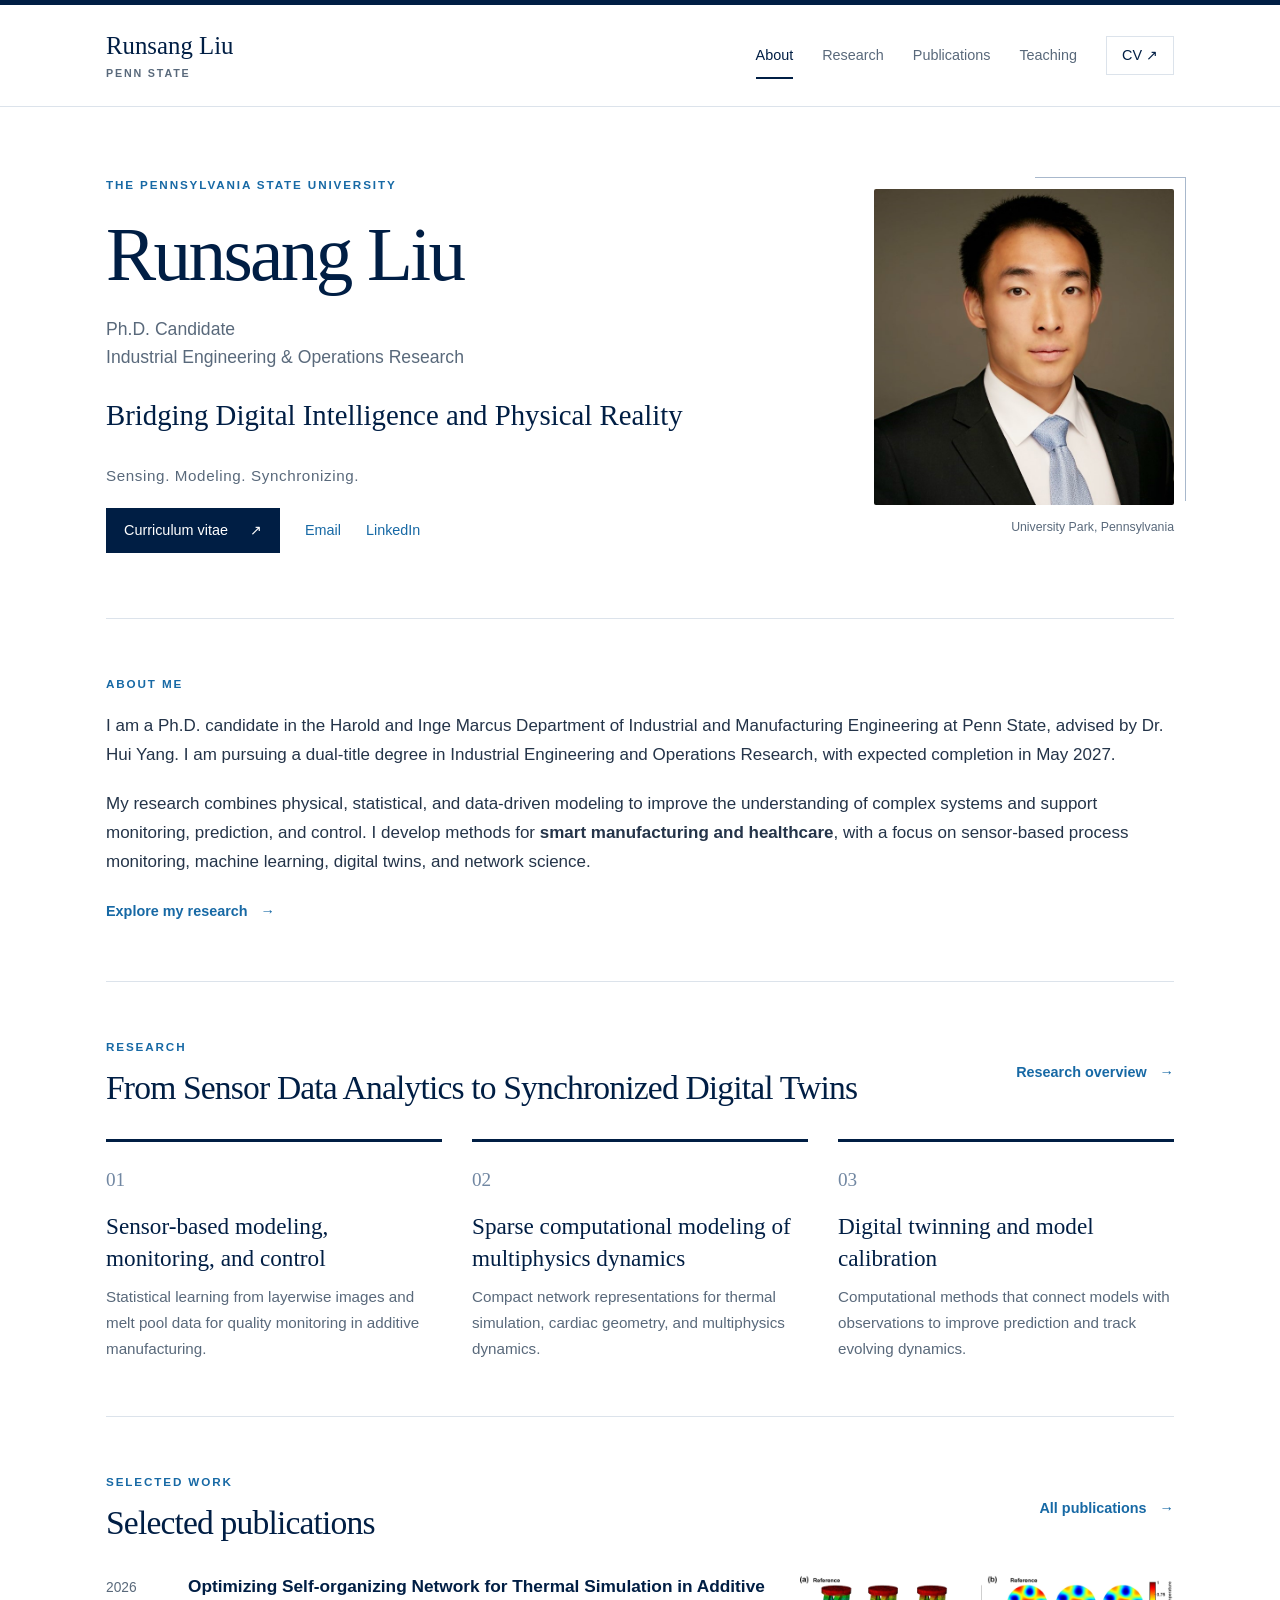
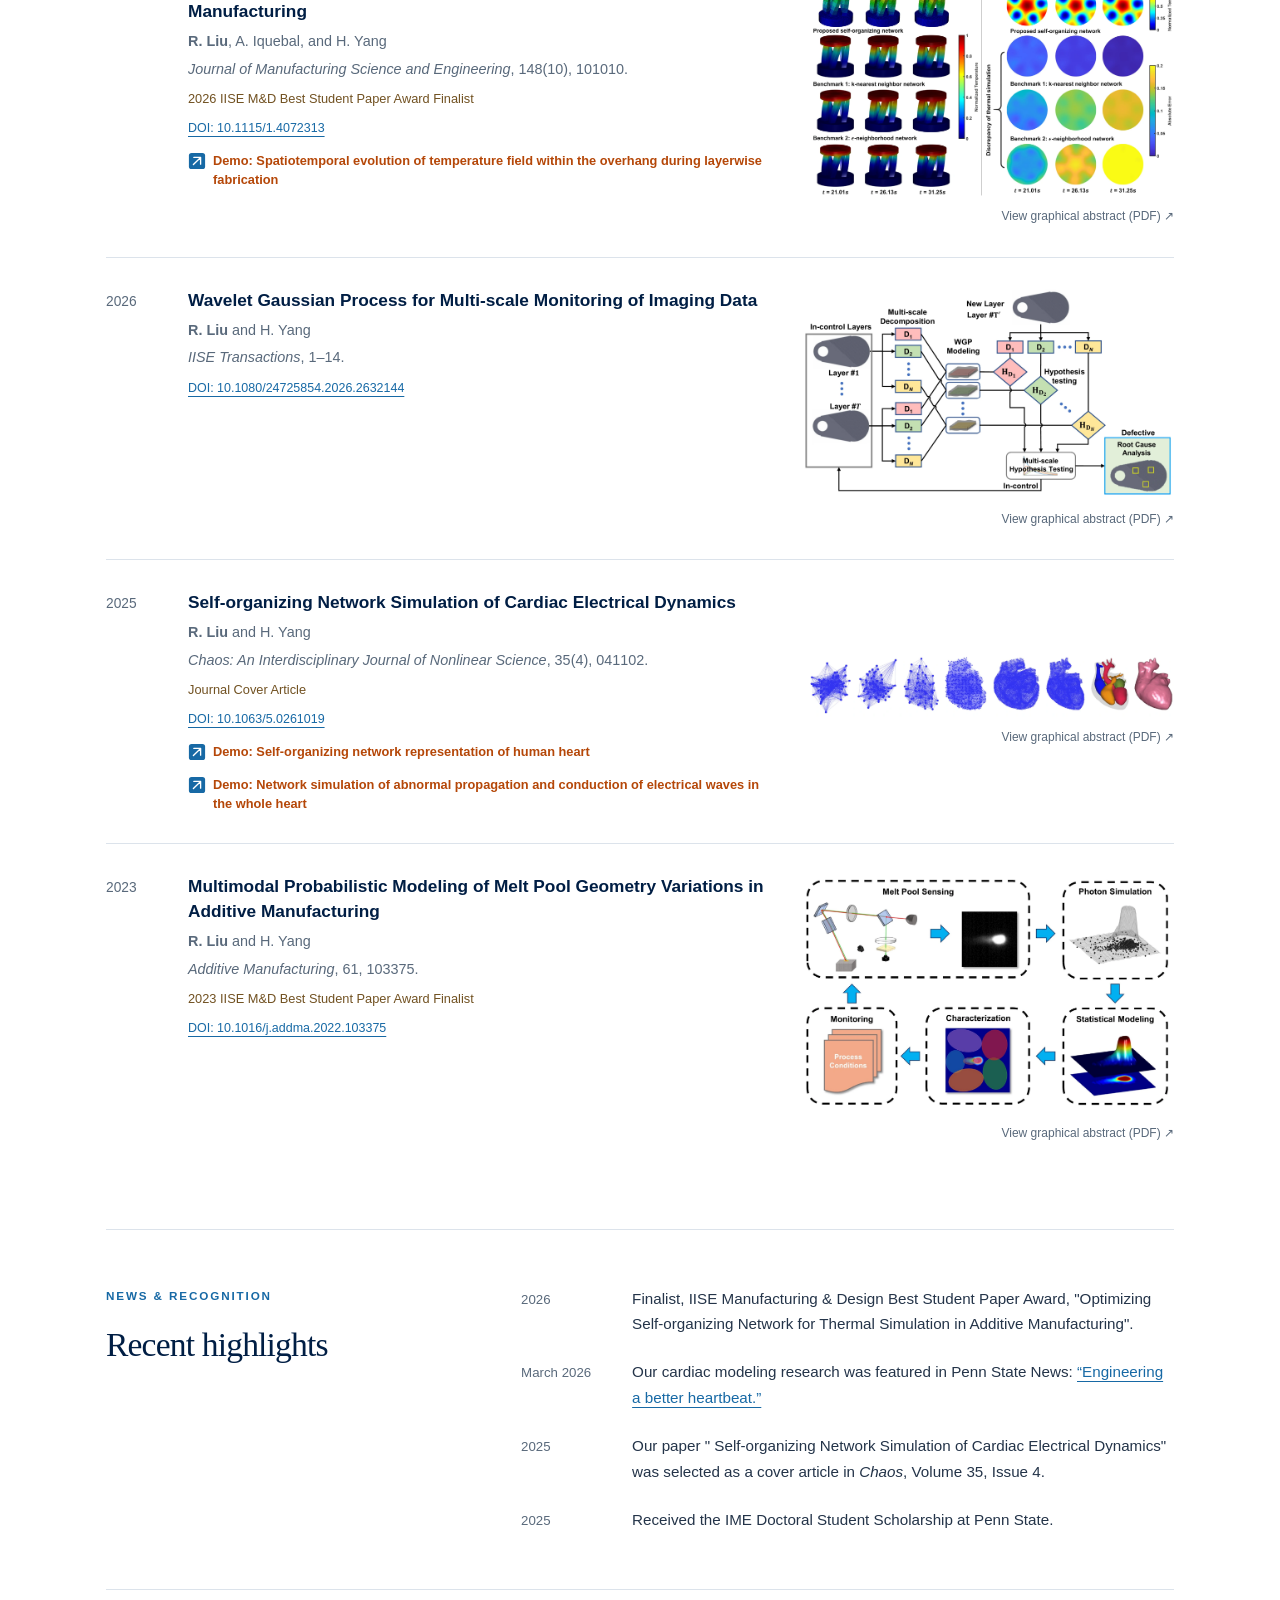
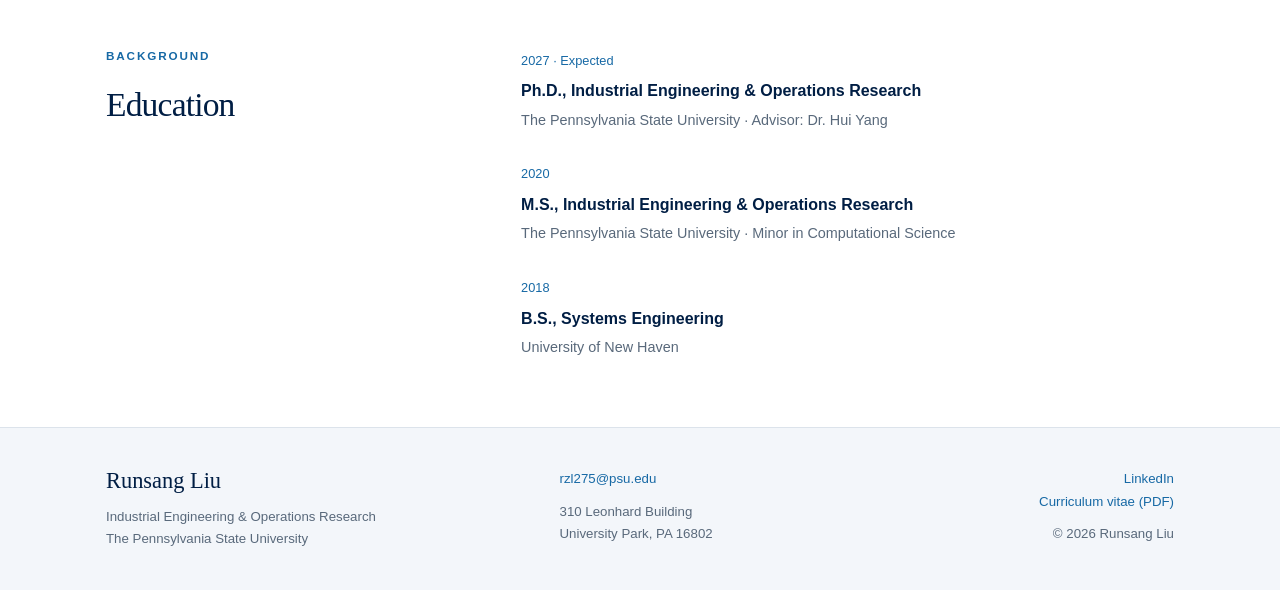
<file: index.html>
<!doctype html>
<html lang="en"><head><meta charset="utf-8"><meta name="viewport" content="width=device-width,initial-scale=1"><meta name="description" content="Runsang Liu is a Ph.D. candidate at Penn State working on computational modeling, smart manufacturing, and digital twins."><meta name="theme-color" content="#001e44"><title>About | Runsang Liu</title><link rel="canonical" href="https://runsangliu.github.io/"><link rel="icon" type="image/svg+xml" href="data:image/svg+xml,%3Csvg xmlns='http://www.w3.org/2000/svg' viewBox='0 0 64 64'%3E%3Crect width='64' height='64' rx='10' fill='%23001e44'/%3E%3Ctext x='32' y='43' text-anchor='middle' font-family='Georgia' font-size='34' fill='white'%3ERL%3C/text%3E%3C/svg%3E"><link rel="stylesheet" href="styles.css?v=9732a5cf6c30"></head>
<body><a class="skip" href="#main">Skip to content</a><header class="site-header"><div class="container header-inner"><a class="wordmark" href="index.html">Runsang Liu<span>PENN STATE</span></a><nav aria-label="Main navigation"><a href="index.html" aria-current="page">About</a><a href="research.html">Research</a><a href="publications.html">Publications</a><a href="teaching.html">Teaching</a><a class="nav-cv" href="assets/Runsang_Liu_CV.pdf">CV <span aria-hidden="true">↗</span></a></nav></div></header><main id="main" class="container">
<section class="hero"><div class="hero-copy"><p class="eyebrow">THE PENNSYLVANIA STATE UNIVERSITY</p><h1>Runsang Liu</h1><p class="role">Ph.D. Candidate<br>Industrial Engineering &amp; Operations Research</p><p class="hero-summary">Bridging Digital Intelligence and Physical Reality</p><p class="hero-tagline">Sensing. Modeling. Synchronizing.</p><div class="profile-links"><a class="button" href="assets/Runsang_Liu_CV.pdf">Curriculum vitae <span aria-hidden="true">↗</span></a><a href="mailto:rzl275@psu.edu">Email</a><a href="https://www.linkedin.com/in/runsangliu">LinkedIn</a></div></div><figure class="portrait"><img src="assets/runsang-liu.jpg" alt="Portrait of Runsang Liu" width="786" height="746" fetchpriority="high"><figcaption>University Park, Pennsylvania</figcaption></figure></section>
<section class="section" aria-labelledby="about-heading"><p class="eyebrow" id="about-heading">ABOUT ME</p><div class="prose"><p>I am a Ph.D. candidate in the Harold and Inge Marcus Department of Industrial and Manufacturing Engineering at Penn State, advised by Dr. Hui Yang. I am pursuing a dual-title degree in Industrial Engineering and Operations Research, with expected completion in May 2027.</p><p>My research combines physical, statistical, and data-driven modeling to improve the understanding of complex systems and support monitoring, prediction, and control. I develop methods for <strong>smart manufacturing and healthcare</strong>, with a focus on sensor-based process monitoring, machine learning, digital twins, and network science.</p><a class="text-link" href="research.html">Explore my research <span aria-hidden="true">→</span></a></div></section>
<section class="section"><div class="section-heading"><div><p class="eyebrow">RESEARCH</p><h2>From Sensor Data Analytics to Synchronized Digital Twins</h2></div><a class="text-link" href="research.html">Research overview <span aria-hidden="true">→</span></a></div><div class="research-grid"><article><span class="index">01</span><h3><a href="research.html#manufacturing">Sensor-based modeling, monitoring, and control</a></h3><p>Statistical learning from layerwise images and melt pool data for quality monitoring in additive manufacturing.</p></article><article><span class="index">02</span><h3><a href="research.html#networks">Sparse computational modeling of multiphysics dynamics</a></h3><p>Compact network representations for thermal simulation, cardiac geometry, and multiphysics dynamics.</p></article><article><span class="index">03</span><h3><a href="research.html#twins">Digital twinning and model calibration</a></h3><p>Computational methods that connect models with observations to improve prediction and track evolving dynamics.</p></article></div></section>
<section class="section"><div class="section-heading"><div><p class="eyebrow">SELECTED WORK</p><h2>Selected publications</h2></div><a class="text-link" href="publications.html">All publications <span aria-hidden="true">→</span></a></div><ul class="publications selected-publications"><li class="publication"><span class="pub-year">2026</span><div><h3><a href="https://doi.org/10.1115/1.4072313">Optimizing Self-organizing Network for Thermal Simulation in Additive Manufacturing</a></h3><p class="authors"><strong>R. Liu</strong>, A. Iquebal, and H. Yang</p><p class="venue"><em>Journal of Manufacturing Science and Engineering</em>, 148(10), 101010.</p><p class=recognition>2026 IISE M&D Best Student Paper Award Finalist</p><a class=doi href=https://doi.org/10.1115/1.4072313>DOI: 10.1115/1.4072313</a><div class="paper-demo"><a href="https://youtu.be/5zzrRZQZGIk" target="_blank" rel="noopener noreferrer"><svg class="demo-icon" viewBox="0 0 20 20" width="18" height="18" fill="none" stroke="currentColor" stroke-width="1.5" stroke-linecap="round" stroke-linejoin="round" aria-hidden="true" focusable="false"><rect x="1" y="1" width="18" height="18" rx="3" fill="#1769a5" stroke="none"></rect><path d="M6 14 14 6M6.5 6H14v7.5" stroke="#ffffff"></path></svg><span>Demo: Spatiotemporal evolution of temperature field within the overhang during layerwise fabrication</span></a></div></div><a class="graphical-abstract" href="assets/graphical-abstracts/thermal-simulation.pdf" target="_blank" rel="noopener noreferrer" aria-label="Open graphical abstract PDF: Thermal simulation results for additive manufacturing"><img src="assets/graphical-abstracts/thermal-simulation.webp" alt="Thermal simulation results for additive manufacturing" width="1800" height="1069" loading="lazy" decoding="async"><span>View graphical abstract (PDF) ↗</span></a></li><li class="publication"><span class="pub-year">2026</span><div><h3><a href="https://doi.org/10.1080/24725854.2026.2632144">Wavelet Gaussian Process for Multi-scale Monitoring of Imaging Data</a></h3><p class="authors"><strong>R. Liu</strong> and H. Yang</p><p class="venue"><em>IISE Transactions</em>, 1–14.</p><a class=doi href=https://doi.org/10.1080/24725854.2026.2632144>DOI: 10.1080/24725854.2026.2632144</a></div><a class="graphical-abstract" href="assets/graphical-abstracts/wavelet-gaussian-process.pdf" target="_blank" rel="noopener noreferrer" aria-label="Open graphical abstract PDF: Wavelet Gaussian process framework for multiscale image monitoring"><img src="assets/graphical-abstracts/wavelet-gaussian-process.webp" alt="Wavelet Gaussian process framework for multiscale image monitoring" width="1800" height="1016" loading="lazy" decoding="async"><span>View graphical abstract (PDF) ↗</span></a></li><li class="publication"><span class="pub-year">2025</span><div><h3><a href="https://doi.org/10.1063/5.0261019">Self-organizing Network Simulation of Cardiac Electrical Dynamics</a></h3><p class="authors"><strong>R. Liu</strong> and H. Yang</p><p class="venue"><em>Chaos: An Interdisciplinary Journal of Nonlinear Science</em>, 35(4), 041102.</p><p class=recognition>Journal Cover Article</p><a class=doi href=https://doi.org/10.1063/5.0261019>DOI: 10.1063/5.0261019</a><div class="paper-demo"><a href="https://youtu.be/WdMJEwgJQ9w" target="_blank" rel="noopener noreferrer"><svg class="demo-icon" viewBox="0 0 20 20" width="18" height="18" fill="none" stroke="currentColor" stroke-width="1.5" stroke-linecap="round" stroke-linejoin="round" aria-hidden="true" focusable="false"><rect x="1" y="1" width="18" height="18" rx="3" fill="#1769a5" stroke="none"></rect><path d="M6 14 14 6M6.5 6H14v7.5" stroke="#ffffff"></path></svg><span>Demo: Self-organizing network representation of human heart</span></a></div><div class="paper-demo"><a href="https://youtu.be/MkaaoA4waVA" target="_blank" rel="noopener noreferrer"><svg class="demo-icon" viewBox="0 0 20 20" width="18" height="18" fill="none" stroke="currentColor" stroke-width="1.5" stroke-linecap="round" stroke-linejoin="round" aria-hidden="true" focusable="false"><rect x="1" y="1" width="18" height="18" rx="3" fill="#1769a5" stroke="none"></rect><path d="M6 14 14 6M6.5 6H14v7.5" stroke="#ffffff"></path></svg><span>Demo: Network simulation of abnormal propagation and conduction of electrical waves in the whole heart</span></a></div></div><a class="graphical-abstract" href="assets/graphical-abstracts/cardiac-electrical-dynamics.pdf" target="_blank" rel="noopener noreferrer" aria-label="Open graphical abstract PDF: Self-organizing network representation of cardiac geometry"><img src="assets/graphical-abstracts/cardiac-electrical-dynamics.webp" alt="Self-organizing network representation of cardiac geometry" width="1800" height="294" loading="lazy" decoding="async"><span>View graphical abstract (PDF) ↗</span></a></li><li class="publication"><span class="pub-year">2023</span><div><h3><a href="https://doi.org/10.1016/j.addma.2022.103375">Multimodal Probabilistic Modeling of Melt Pool Geometry Variations in Additive Manufacturing</a></h3><p class="authors"><strong>R. Liu</strong> and H. Yang</p><p class="venue"><em>Additive Manufacturing</em>, 61, 103375.</p><p class=recognition>2023 IISE M&D Best Student Paper Award Finalist</p><a class=doi href=https://doi.org/10.1016/j.addma.2022.103375>DOI: 10.1016/j.addma.2022.103375</a></div><a class="graphical-abstract" href="assets/graphical-abstracts/melt-pool-geometry.pdf" target="_blank" rel="noopener noreferrer" aria-label="Open graphical abstract PDF: Multimodal probabilistic modeling of melt pool geometry"><img src="assets/graphical-abstracts/melt-pool-geometry.webp" alt="Multimodal probabilistic modeling of melt pool geometry" width="1800" height="1151" loading="lazy" decoding="async"><span>View graphical abstract (PDF) ↗</span></a></li></ul></section>
<section class="split-section updates"><div><p class="eyebrow">NEWS &amp; RECOGNITION</p><h2>Recent highlights</h2></div><ul class="news-list"><li><time>2026</time><p>Finalist, IISE Manufacturing &amp; Design Best Student Paper Award, "Optimizing Self-organizing Network for Thermal Simulation in Additive Manufacturing".</p></li><li><time datetime="2026-03">March 2026</time><p>Our cardiac modeling research was featured in Penn State News: <a href="https://news.engr.psu.edu/2026/yang-hui-digital-twin-heart-simulation.aspx">“Engineering a better heartbeat.”</a></p></li><li><time>2025</time><p>Our paper "
Self-organizing Network Simulation of Cardiac Electrical Dynamics" was selected as a cover article in <em>Chaos</em>, Volume 35, Issue 4.</p></li><li><time>2025</time><p>Received the IME Doctoral Student Scholarship at Penn State.</p></li></ul></section>
<section class="split-section education"><div><p class="eyebrow">BACKGROUND</p><h2>Education</h2></div><div><div class="education-row"><span>2027 · Expected</span><h3>Ph.D., Industrial Engineering &amp; Operations Research</h3><p>The Pennsylvania State University · Advisor: Dr. Hui Yang</p></div><div class="education-row"><span>2020</span><h3>M.S., Industrial Engineering &amp; Operations Research</h3><p>The Pennsylvania State University · Minor in Computational Science</p></div><div class="education-row"><span>2018</span><h3>B.S., Systems Engineering</h3><p>University of New Haven</p></div></div></section></main><footer><div class="container footer-inner"><div><a class="footer-name" href="index.html">Runsang Liu</a><p>Industrial Engineering &amp; Operations Research<br>The Pennsylvania State University</p></div><div><a href="mailto:rzl275@psu.edu">rzl275@psu.edu</a><p>310 Leonhard Building<br>University Park, PA 16802</p></div><div class="footer-meta"><a href="https://www.linkedin.com/in/runsangliu">LinkedIn</a><br><a href="assets/Runsang_Liu_CV.pdf">Curriculum vitae (PDF)</a><p>© 2026 Runsang Liu</p></div></div></footer></body></html>
</file>
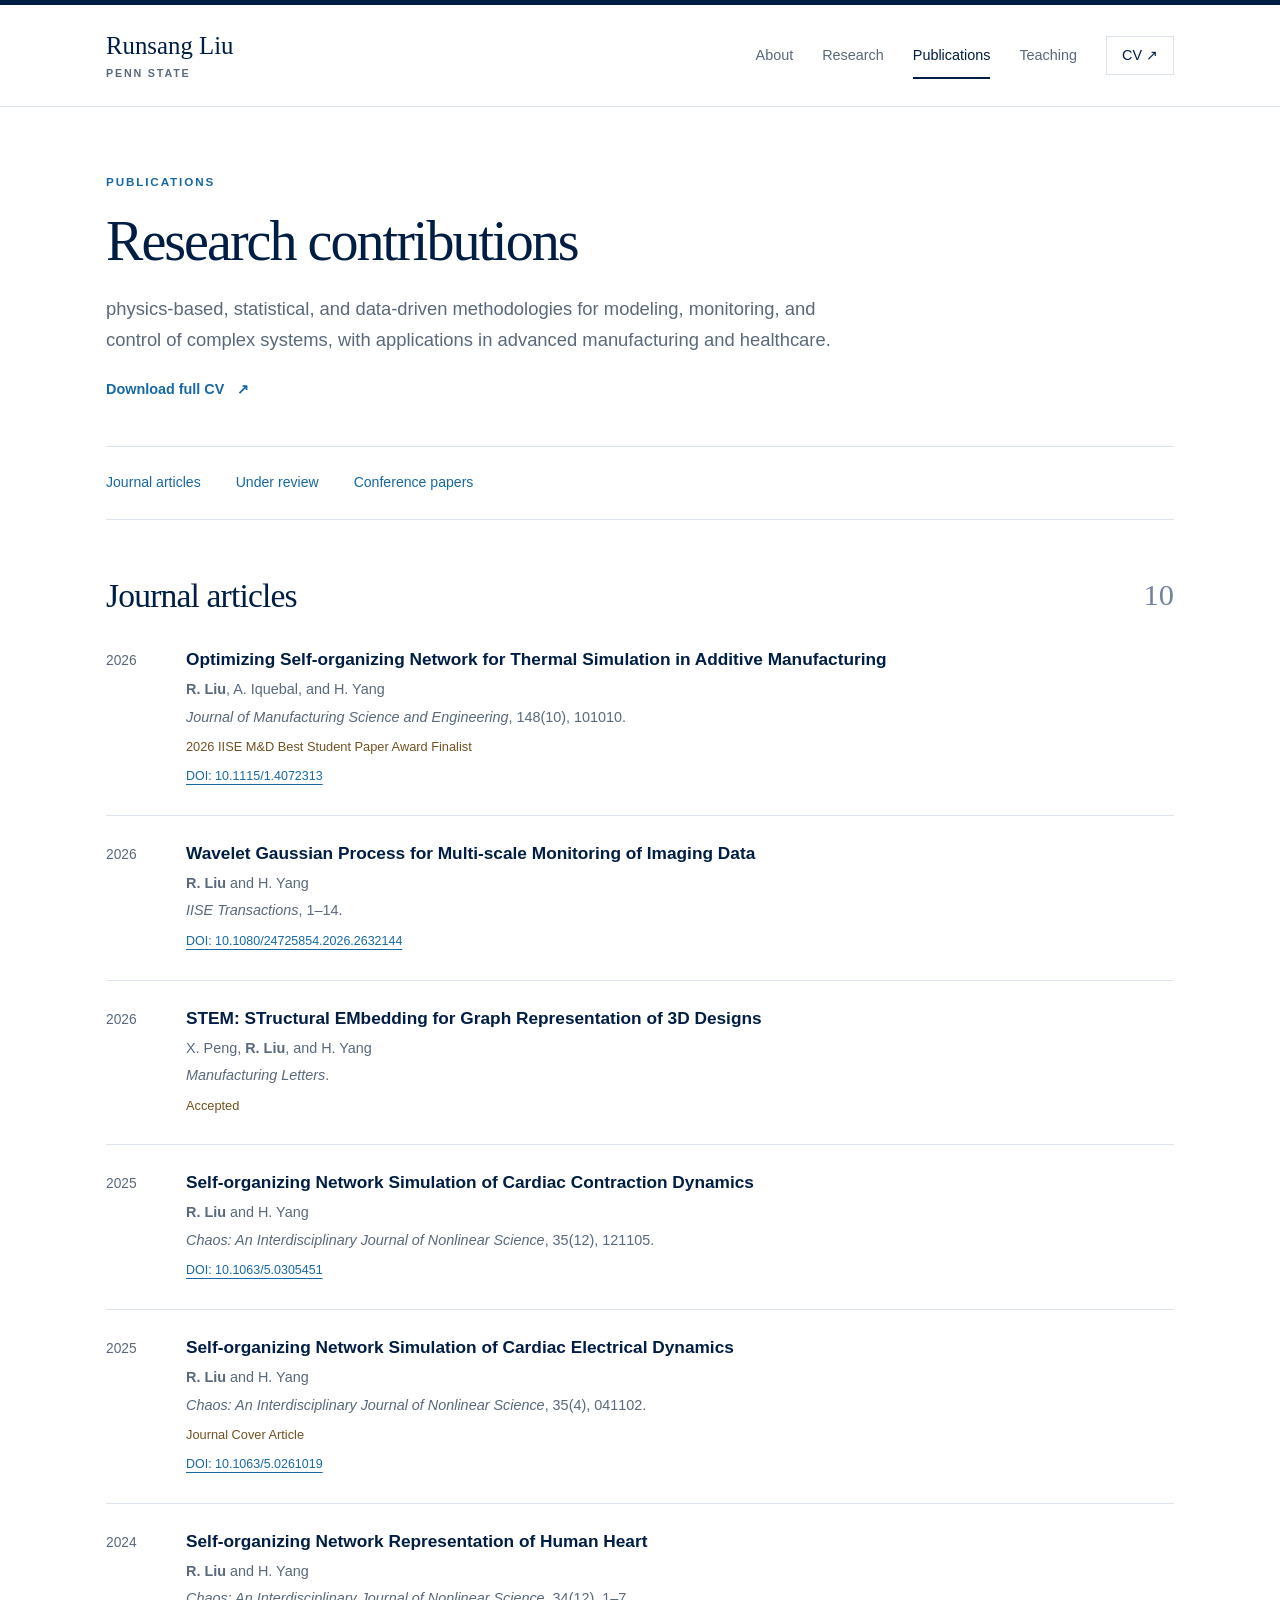
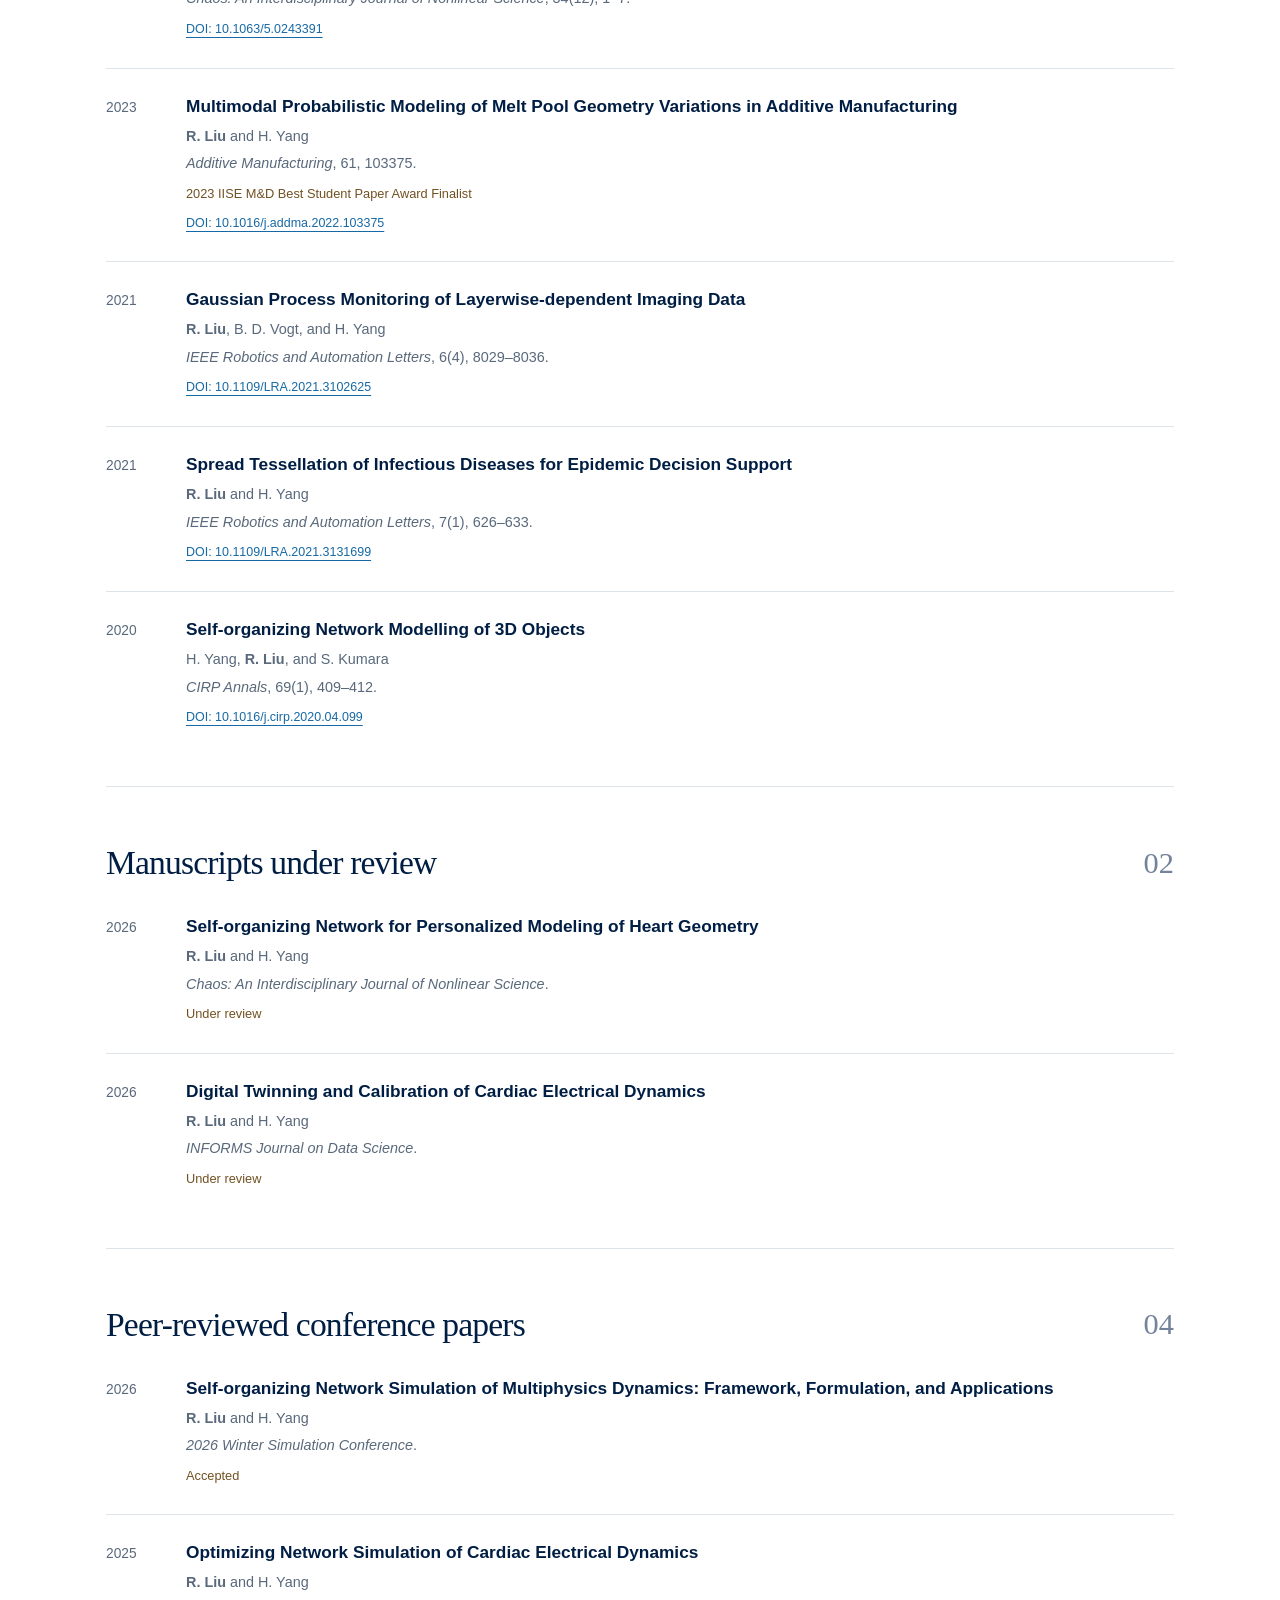
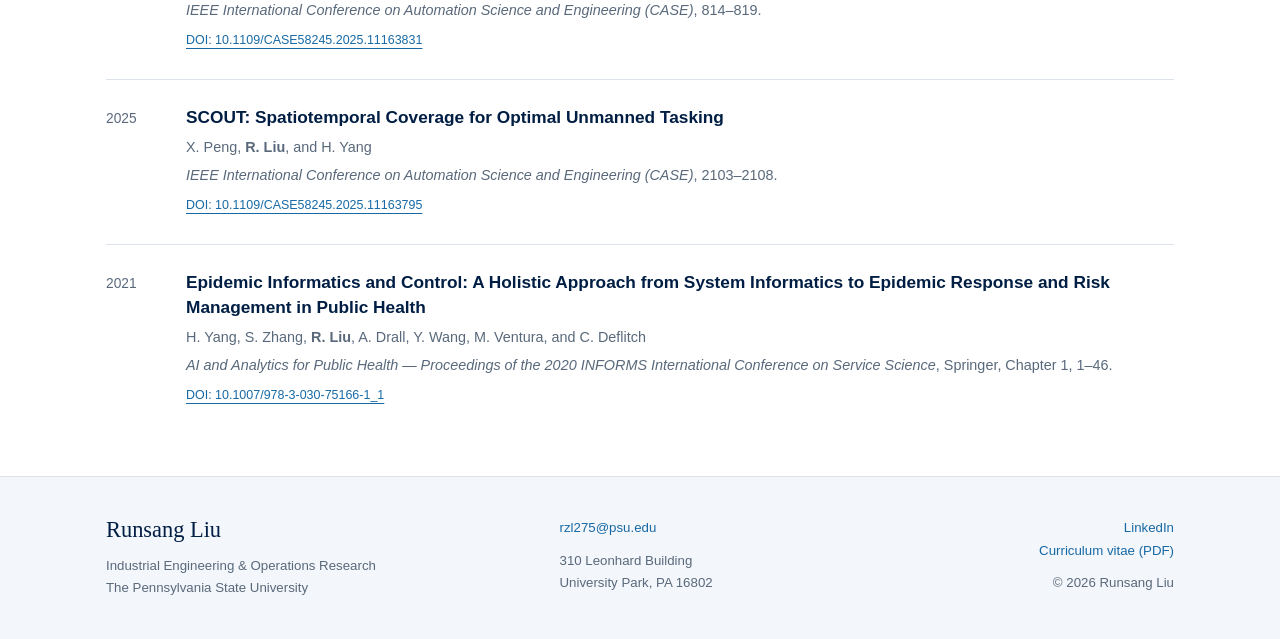
<file: publications.html>
<!doctype html>
<html lang="en"><head><meta charset="utf-8"><meta name="viewport" content="width=device-width,initial-scale=1"><meta name="description" content="Journal articles, manuscripts under review, and peer-reviewed conference papers by Runsang Liu."><meta name="theme-color" content="#001e44"><title>Publications | Runsang Liu</title><link rel="canonical" href="https://runsangliu.github.io/publications.html"><link rel="icon" type="image/svg+xml" href="data:image/svg+xml,%3Csvg xmlns='http://www.w3.org/2000/svg' viewBox='0 0 64 64'%3E%3Crect width='64' height='64' rx='10' fill='%23001e44'/%3E%3Ctext x='32' y='43' text-anchor='middle' font-family='Georgia' font-size='34' fill='white'%3ERL%3C/text%3E%3C/svg%3E"><link rel="stylesheet" href="styles.css"></head>
<body><a class="skip" href="#main">Skip to content</a><header class="site-header"><div class="container header-inner"><a class="wordmark" href="index.html">Runsang Liu<span>PENN STATE</span></a><nav aria-label="Main navigation"><a href="index.html">About</a><a href="research.html">Research</a><a href="publications.html" aria-current="page">Publications</a><a href="teaching.html">Teaching</a><a class="nav-cv" href="assets/Runsang_Liu_CV.pdf">CV <span aria-hidden="true">↗</span></a></nav></div></header><main id="main" class="container"><section class="page-intro"><p class="eyebrow">PUBLICATIONS</p><h1>Research contributions</h1><p class="lead"> physics-based, statistical, and data-driven methodologies for modeling, monitoring, and control of complex systems, with applications in advanced manufacturing and healthcare.</p><a class="text-link" href="assets/Runsang_Liu_CV.pdf">Download full CV <span aria-hidden="true">↗</span></a></section><nav class="section-nav" aria-label="Publication categories"><a href="#journals">Journal articles</a><a href="#review">Under review</a><a href="#conferences">Conference papers</a></nav><section class="section" id="journals"><div class="section-heading"><h2>Journal articles</h2><span class="count">10</span></div><ul class="publications"><li class="publication"><span class="pub-year">2026</span><div><h3><a href="https://doi.org/10.1115/1.4072313">Optimizing Self-organizing Network for Thermal Simulation in Additive Manufacturing</a></h3><p class="authors"><strong>R. Liu</strong>, A. Iquebal, and H. Yang</p><p class="venue"><em>Journal of Manufacturing Science and Engineering</em>, 148(10), 101010.</p><p class=recognition>2026 IISE M&D Best Student Paper Award Finalist</p><a class=doi href=https://doi.org/10.1115/1.4072313>DOI: 10.1115/1.4072313</a></div></li><li class="publication"><span class="pub-year">2026</span><div><h3><a href="https://doi.org/10.1080/24725854.2026.2632144">Wavelet Gaussian Process for Multi-scale Monitoring of Imaging Data</a></h3><p class="authors"><strong>R. Liu</strong> and H. Yang</p><p class="venue"><em>IISE Transactions</em>, 1–14.</p><a class=doi href=https://doi.org/10.1080/24725854.2026.2632144>DOI: 10.1080/24725854.2026.2632144</a></div></li><li class="publication"><span class="pub-year">2026</span><div><h3>STEM: STructural EMbedding for Graph Representation of 3D Designs</h3><p class="authors">X. Peng, <strong>R. Liu</strong>, and H. Yang</p><p class="venue"><em>Manufacturing Letters</em>.</p><p class=recognition>Accepted</p></div></li><li class="publication"><span class="pub-year">2025</span><div><h3><a href="https://doi.org/10.1063/5.0305451">Self-organizing Network Simulation of Cardiac Contraction Dynamics</a></h3><p class="authors"><strong>R. Liu</strong> and H. Yang</p><p class="venue"><em>Chaos: An Interdisciplinary Journal of Nonlinear Science</em>, 35(12), 121105.</p><a class=doi href=https://doi.org/10.1063/5.0305451>DOI: 10.1063/5.0305451</a></div></li><li class="publication"><span class="pub-year">2025</span><div><h3><a href="https://doi.org/10.1063/5.0261019">Self-organizing Network Simulation of Cardiac Electrical Dynamics</a></h3><p class="authors"><strong>R. Liu</strong> and H. Yang</p><p class="venue"><em>Chaos: An Interdisciplinary Journal of Nonlinear Science</em>, 35(4), 041102.</p><p class=recognition>Journal Cover Article</p><a class=doi href=https://doi.org/10.1063/5.0261019>DOI: 10.1063/5.0261019</a></div></li><li class="publication"><span class="pub-year">2024</span><div><h3><a href="https://doi.org/10.1063/5.0243391">Self-organizing Network Representation of Human Heart</a></h3><p class="authors"><strong>R. Liu</strong> and H. Yang</p><p class="venue"><em>Chaos: An Interdisciplinary Journal of Nonlinear Science</em>, 34(12), 1–7.</p><a class=doi href=https://doi.org/10.1063/5.0243391>DOI: 10.1063/5.0243391</a></div></li><li class="publication"><span class="pub-year">2023</span><div><h3><a href="https://doi.org/10.1016/j.addma.2022.103375">Multimodal Probabilistic Modeling of Melt Pool Geometry Variations in Additive Manufacturing</a></h3><p class="authors"><strong>R. Liu</strong> and H. Yang</p><p class="venue"><em>Additive Manufacturing</em>, 61, 103375.</p><p class=recognition>2023 IISE M&D Best Student Paper Award Finalist</p><a class=doi href=https://doi.org/10.1016/j.addma.2022.103375>DOI: 10.1016/j.addma.2022.103375</a></div></li><li class="publication"><span class="pub-year">2021</span><div><h3><a href="https://doi.org/10.1109/LRA.2021.3102625">Gaussian Process Monitoring of Layerwise-dependent Imaging Data</a></h3><p class="authors"><strong>R. Liu</strong>, B. D. Vogt, and H. Yang</p><p class="venue"><em>IEEE Robotics and Automation Letters</em>, 6(4), 8029–8036.</p><a class=doi href=https://doi.org/10.1109/LRA.2021.3102625>DOI: 10.1109/LRA.2021.3102625</a></div></li><li class="publication"><span class="pub-year">2021</span><div><h3><a href="https://doi.org/10.1109/LRA.2021.3131699">Spread Tessellation of Infectious Diseases for Epidemic Decision Support</a></h3><p class="authors"><strong>R. Liu</strong> and H. Yang</p><p class="venue"><em>IEEE Robotics and Automation Letters</em>, 7(1), 626–633.</p><a class=doi href=https://doi.org/10.1109/LRA.2021.3131699>DOI: 10.1109/LRA.2021.3131699</a></div></li><li class="publication"><span class="pub-year">2020</span><div><h3><a href="https://doi.org/10.1016/j.cirp.2020.04.099">Self-organizing Network Modelling of 3D Objects</a></h3><p class="authors">H. Yang, <strong>R. Liu</strong>, and S. Kumara</p><p class="venue"><em>CIRP Annals</em>, 69(1), 409–412.</p><a class=doi href=https://doi.org/10.1016/j.cirp.2020.04.099>DOI: 10.1016/j.cirp.2020.04.099</a></div></li></ul></section><section class="section" id="review"><div class="section-heading"><h2>Manuscripts under review</h2><span class="count">02</span></div><ul class="publications"><li class="publication"><span class="pub-year">2026</span><div><h3>Self-organizing Network for Personalized Modeling of Heart Geometry</h3><p class="authors"><strong>R. Liu</strong> and H. Yang</p><p class="venue"><em>Chaos: An Interdisciplinary Journal of Nonlinear Science</em>.</p><p class=recognition>Under review</p></div></li><li class="publication"><span class="pub-year">2026</span><div><h3>Digital Twinning and Calibration of Cardiac Electrical Dynamics</h3><p class="authors"><strong>R. Liu</strong> and H. Yang</p><p class="venue"><em>INFORMS Journal on Data Science</em>.</p><p class=recognition>Under review</p></div></li></ul></section><section class="section" id="conferences"><div class="section-heading"><h2>Peer-reviewed conference papers</h2><span class="count">04</span></div><ul class="publications"><li class="publication"><span class="pub-year">2026</span><div><h3>Self-organizing Network Simulation of Multiphysics Dynamics: Framework, Formulation, and Applications</h3><p class="authors"><strong>R. Liu</strong> and H. Yang</p><p class="venue"><em>2026 Winter Simulation Conference</em>.</p><p class=recognition>Accepted</p></div></li><li class="publication"><span class="pub-year">2025</span><div><h3><a href="https://doi.org/10.1109/CASE58245.2025.11163831">Optimizing Network Simulation of Cardiac Electrical Dynamics</a></h3><p class="authors"><strong>R. Liu</strong> and H. Yang</p><p class="venue"><em>IEEE International Conference on Automation Science and Engineering (CASE)</em>, 814–819.</p><a class=doi href=https://doi.org/10.1109/CASE58245.2025.11163831>DOI: 10.1109/CASE58245.2025.11163831</a></div></li><li class="publication"><span class="pub-year">2025</span><div><h3><a href="https://doi.org/10.1109/CASE58245.2025.11163795">SCOUT: Spatiotemporal Coverage for Optimal Unmanned Tasking</a></h3><p class="authors">X. Peng, <strong>R. Liu</strong>, and H. Yang</p><p class="venue"><em>IEEE International Conference on Automation Science and Engineering (CASE)</em>, 2103–2108.</p><a class=doi href=https://doi.org/10.1109/CASE58245.2025.11163795>DOI: 10.1109/CASE58245.2025.11163795</a></div></li><li class="publication"><span class="pub-year">2021</span><div><h3><a href="https://doi.org/10.1007/978-3-030-75166-1_1">Epidemic Informatics and Control: A Holistic Approach from System Informatics to Epidemic Response and Risk Management in Public Health</a></h3><p class="authors">H. Yang, S. Zhang, <strong>R. Liu</strong>, A. Drall, Y. Wang, M. Ventura, and C. Deflitch</p><p class="venue"><em>AI and Analytics for Public Health — Proceedings of the 2020 INFORMS International Conference on Service Science</em>, Springer, Chapter 1, 1–46.</p><a class=doi href=https://doi.org/10.1007/978-3-030-75166-1_1>DOI: 10.1007/978-3-030-75166-1_1</a></div></li></ul></section></main><footer><div class="container footer-inner"><div><a class="footer-name" href="index.html">Runsang Liu</a><p>Industrial Engineering &amp; Operations Research<br>The Pennsylvania State University</p></div><div><a href="mailto:rzl275@psu.edu">rzl275@psu.edu</a><p>310 Leonhard Building<br>University Park, PA 16802</p></div><div class="footer-meta"><a href="https://www.linkedin.com/in/runsangliu">LinkedIn</a><br><a href="assets/Runsang_Liu_CV.pdf">Curriculum vitae (PDF)</a><p>© 2026 Runsang Liu</p></div></div></footer></body></html>
</file>
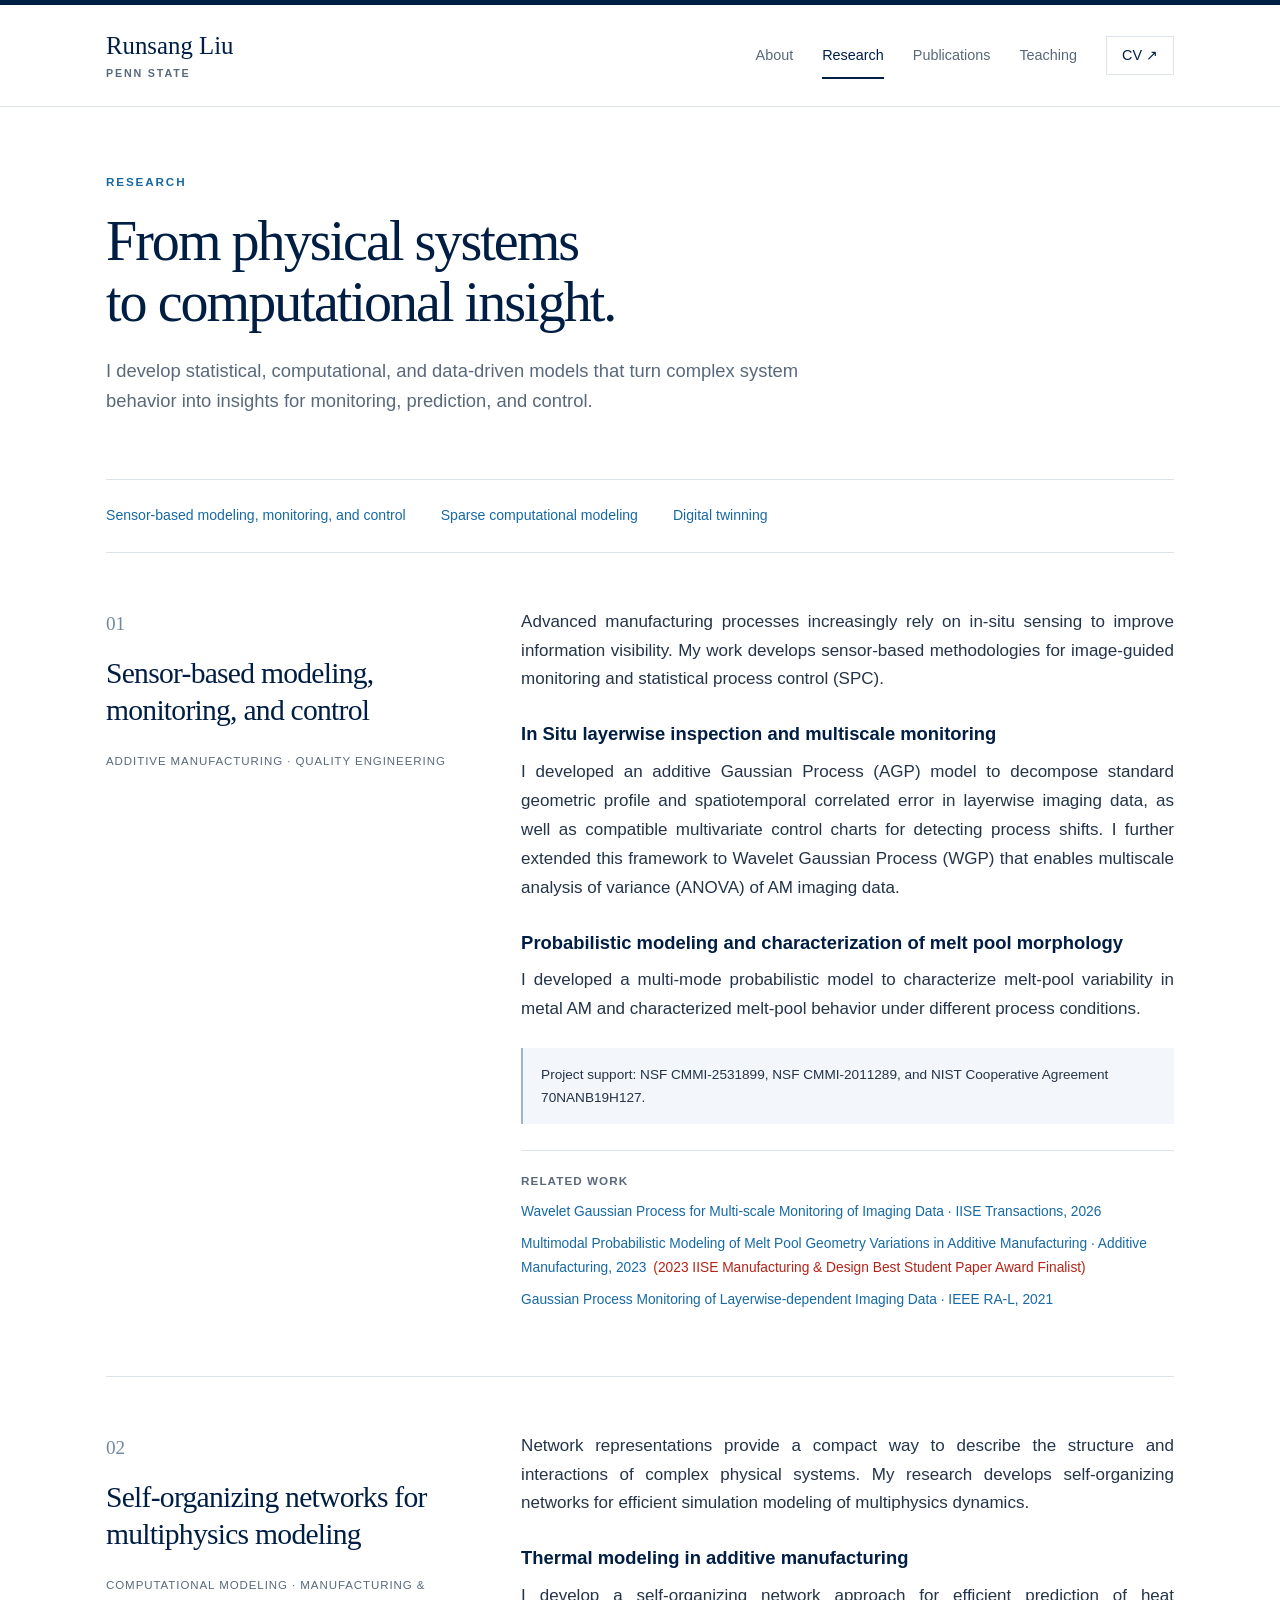
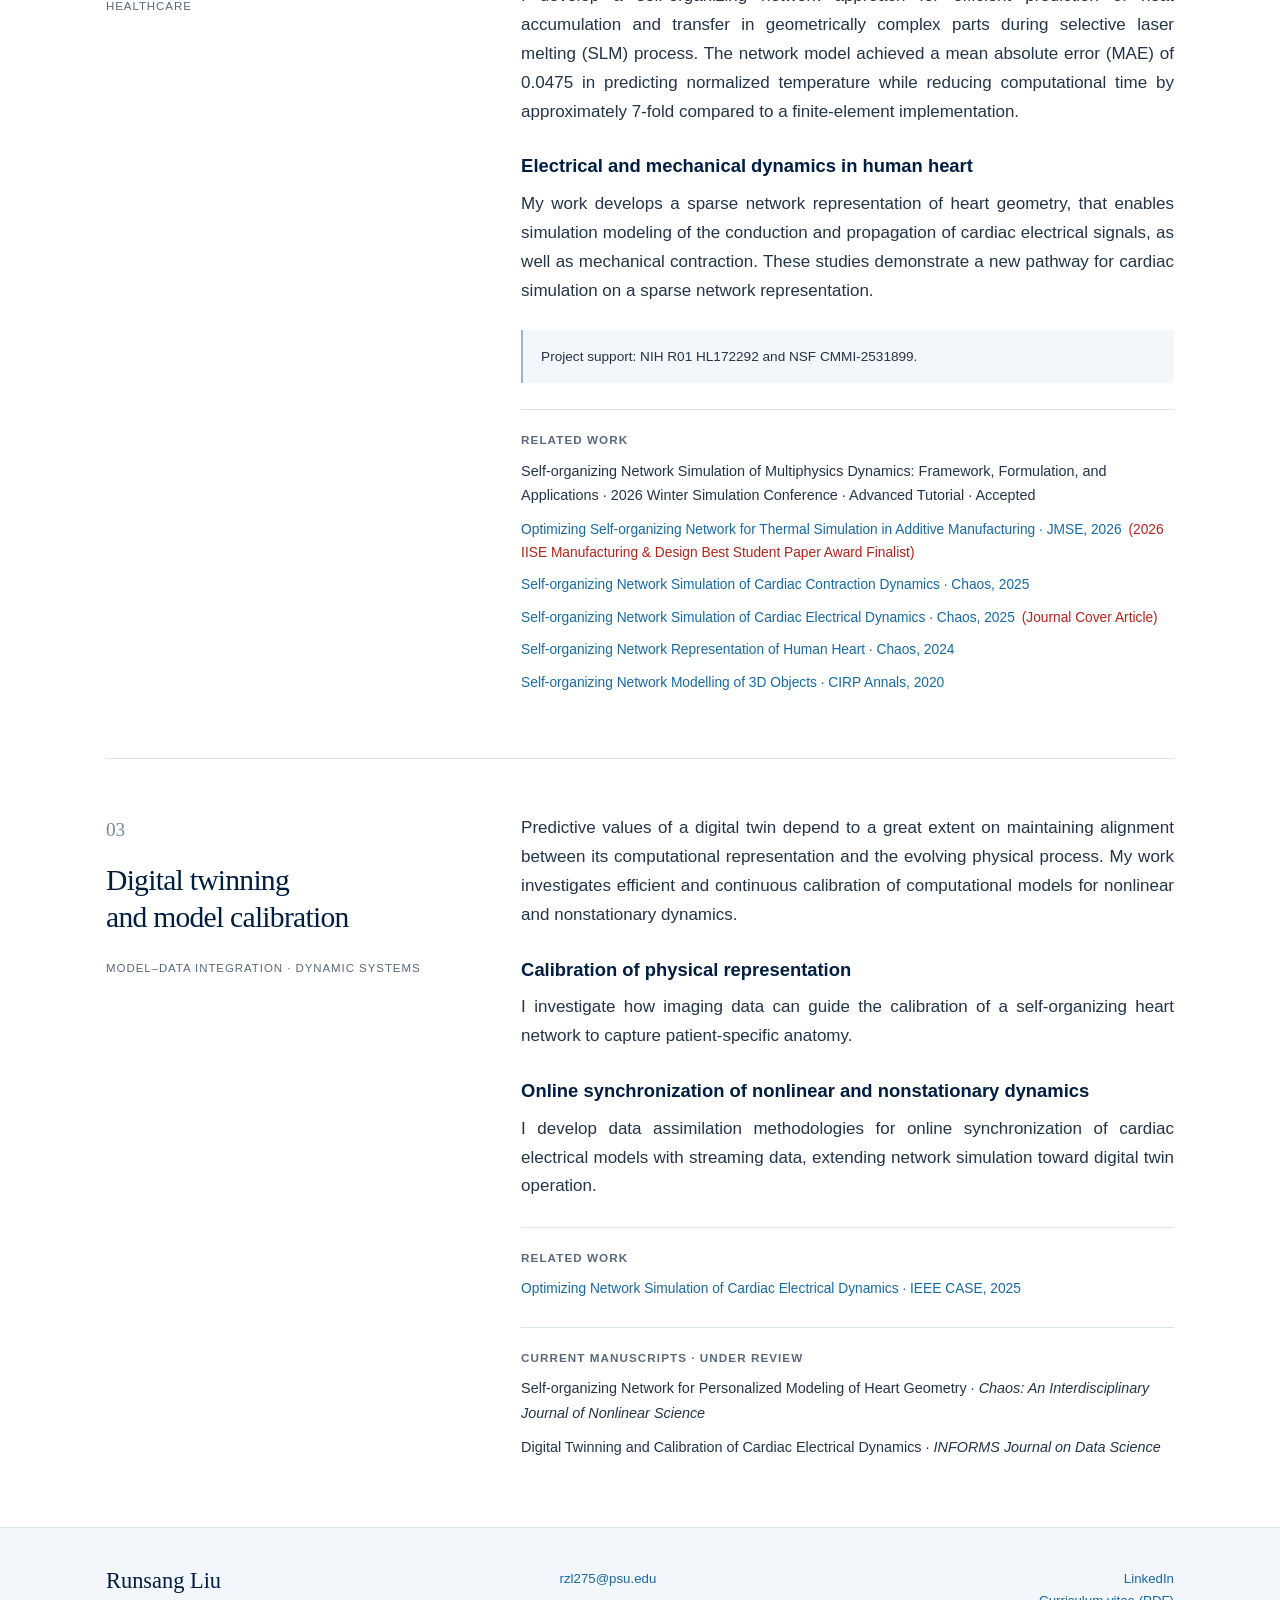
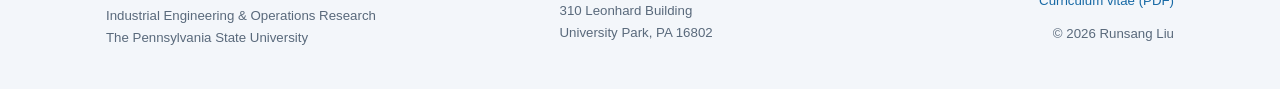
<file: research.html>
<!doctype html>
<html lang="en"><head><meta charset="utf-8"><meta name="viewport" content="width=device-width,initial-scale=1"><meta name="description" content="Research in sensor-based monitoring, self-organizing networks, multiphysics modeling, and digital twins by Runsang Liu."><meta name="theme-color" content="#001e44"><title>Research | Runsang Liu</title><link rel="canonical" href="https://runsangliu.github.io/research.html"><link rel="icon" type="image/svg+xml" href="data:image/svg+xml,%3Csvg xmlns='http://www.w3.org/2000/svg' viewBox='0 0 64 64'%3E%3Crect width='64' height='64' rx='10' fill='%23001e44'/%3E%3Ctext x='32' y='43' text-anchor='middle' font-family='Georgia' font-size='34' fill='white'%3ERL%3C/text%3E%3C/svg%3E"><link rel="stylesheet" href="styles.css?v=b9f7a3f41934"></head>
<body><a class="skip" href="#main">Skip to content</a><header class="site-header"><div class="container header-inner"><a class="wordmark" href="index.html">Runsang Liu<span>PENN STATE</span></a><nav aria-label="Main navigation"><a href="index.html">About</a><a href="research.html" aria-current="page">Research</a><a href="publications.html">Publications</a><a href="teaching.html">Teaching</a><a class="nav-cv" href="assets/Runsang_Liu_CV.pdf">CV <span aria-hidden="true">↗</span></a></nav></div></header><main id="main" class="container">
<section class="page-intro"><p class="eyebrow">RESEARCH</p><h1>From physical systems<br>to computational insight.</h1><p class="lead">I develop statistical, computational, and data-driven models that turn complex system behavior into insights for monitoring, prediction, and control.</p></section>
<nav class="section-nav" aria-label="Research topics"><a href="#manufacturing">Sensor-based modeling, monitoring, and control</a><a href="#networks">Sparse computational modeling</a><a href="#twins">Digital twinning</a></nav>
<section class="research-detail split-section" id="manufacturing"><div><span class="index">01</span><h2>Sensor-based modeling,<br>monitoring, and control</h2><p class="topic-label">ADDITIVE MANUFACTURING · QUALITY ENGINEERING</p></div><div class="prose"><p>Advanced manufacturing processes increasingly rely on in-situ sensing to improve information visibility. My work develops sensor-based methodologies for image-guided monitoring and statistical process control (SPC).</p><h3>In Situ layerwise inspection and multiscale monitoring</h3><p>I developed an additive Gaussian Process (AGP) model to decompose standard geometric profile and spatiotemporal correlated error in layerwise imaging data, as well as compatible multivariate control charts for detecting process shifts. I further extended this framework to Wavelet Gaussian Process (WGP) that enables multiscale analysis of variance (ANOVA) of AM imaging data.</p><h3>Probabilistic modeling and characterization of melt pool morphology</h3><p>I developed a multi-mode probabilistic model to characterize melt-pool variability in metal AM and characterized melt-pool behavior under different process conditions.</p><p class="funding">Project support: NSF CMMI-2531899, NSF CMMI-2011289, and NIST Cooperative Agreement 70NANB19H127.</p><div class="related"><span>Related work</span><a href="https://doi.org/10.1080/24725854.2026.2632144">Wavelet Gaussian Process for Multi-scale Monitoring of Imaging Data · IISE Transactions, 2026</a><div class="related-entry"><a href="https://doi.org/10.1016/j.addma.2022.103375">Multimodal Probabilistic Modeling of Melt Pool Geometry Variations in Additive Manufacturing · Additive Manufacturing, 2023</a><span class="research-recognition">(2023 IISE Manufacturing &amp; Design Best Student Paper Award Finalist)</span></div><a href="https://doi.org/10.1109/LRA.2021.3102625">Gaussian Process Monitoring of Layerwise-dependent Imaging Data · IEEE RA-L, 2021</a></div></div></section>
<section class="research-detail split-section" id="networks"><div><span class="index">02</span><h2>Self-organizing networks for<br>multiphysics modeling</h2><p class="topic-label">COMPUTATIONAL MODELING · MANUFACTURING &amp; HEALTHCARE</p></div><div class="prose"><p>Network representations provide a compact way to describe the structure and interactions of complex physical systems. My research develops self-organizing networks for efficient simulation modeling of multiphysics dynamics.</p><h3>Thermal modeling in additive manufacturing</h3><p>I develop a self-organizing network approach for efficient prediction of heat accumulation and transfer in geometrically complex parts during selective laser melting (SLM) process. The network model achieved a mean absolute error (MAE) of 0.0475 in predicting normalized temperature while reducing computational time by approximately 7-fold compared to a finite-element implementation.</p><h3>Electrical and mechanical dynamics in human heart</h3><p>My work develops a sparse network representation of heart geometry, that enables simulation modeling of the conduction and propagation of cardiac electrical signals, as well as mechanical contraction. These studies demonstrate a new pathway for cardiac simulation on a sparse network representation.</p><p class="funding">Project support: NIH R01 HL172292 and NSF CMMI-2531899.</p><div class="related"><span>Related work</span><p>Self-organizing Network Simulation of Multiphysics Dynamics: Framework, Formulation, and Applications · 2026 Winter Simulation Conference · Advanced Tutorial · Accepted</p><div class="related-entry"><a href="https://doi.org/10.1115/1.4072313">Optimizing Self-organizing Network for Thermal Simulation in Additive Manufacturing · JMSE, 2026</a><span class="research-recognition">(2026 IISE Manufacturing &amp; Design Best Student Paper Award Finalist)</span></div><a href="https://doi.org/10.1063/5.0305451">Self-organizing Network Simulation of Cardiac Contraction Dynamics · Chaos, 2025</a><div class="related-entry"><a href="https://doi.org/10.1063/5.0261019">Self-organizing Network Simulation of Cardiac Electrical Dynamics · Chaos, 2025</a><span class="research-recognition">(Journal Cover Article)</span></div><a href="https://doi.org/10.1063/5.0243391">Self-organizing Network Representation of Human Heart · Chaos, 2024</a><a href="https://doi.org/10.1016/j.cirp.2020.04.099">Self-organizing Network Modelling of 3D Objects · CIRP Annals, 2020</a></div></div></section>
<section class="research-detail split-section" id="twins"><div><span class="index">03</span><h2>Digital twinning<br>and model calibration</h2><p class="topic-label">MODEL–DATA INTEGRATION · DYNAMIC SYSTEMS</p></div><div class="prose"><p>Predictive values of a digital twin depend to a great extent on maintaining alignment between its computational representation and the evolving physical process. My work investigates efficient and continuous calibration of computational models for nonlinear and nonstationary dynamics.</p><h3>Calibration of physical representation</h3><p>I investigate how imaging data can guide the calibration of a self-organizing heart network to capture patient-specific anatomy.</p><h3>Online synchronization of nonlinear and nonstationary dynamics</h3><p>I develop data assimilation methodologies for online synchronization of cardiac electrical models with streaming data, extending network simulation toward digital twin operation.</p><div class="related"><span>Related work</span><a href="https://doi.org/10.1109/CASE58245.2025.11163831">Optimizing Network Simulation of Cardiac Electrical Dynamics · IEEE CASE, 2025</a></div><div class="related"><span>Current manuscripts · Under review</span><p>Self-organizing Network for Personalized Modeling of Heart Geometry · <em>Chaos: An Interdisciplinary Journal of Nonlinear Science</em></p><p>Digital Twinning and Calibration of Cardiac Electrical Dynamics · <em>INFORMS Journal on Data Science</em></p></div></div></section></main><footer><div class="container footer-inner"><div><a class="footer-name" href="index.html">Runsang Liu</a><p>Industrial Engineering &amp; Operations Research<br>The Pennsylvania State University</p></div><div><a href="mailto:rzl275@psu.edu">rzl275@psu.edu</a><p>310 Leonhard Building<br>University Park, PA 16802</p></div><div class="footer-meta"><a href="https://www.linkedin.com/in/runsangliu">LinkedIn</a><br><a href="assets/Runsang_Liu_CV.pdf">Curriculum vitae (PDF)</a><p>© 2026 Runsang Liu</p></div></div></footer></body></html>
</file>
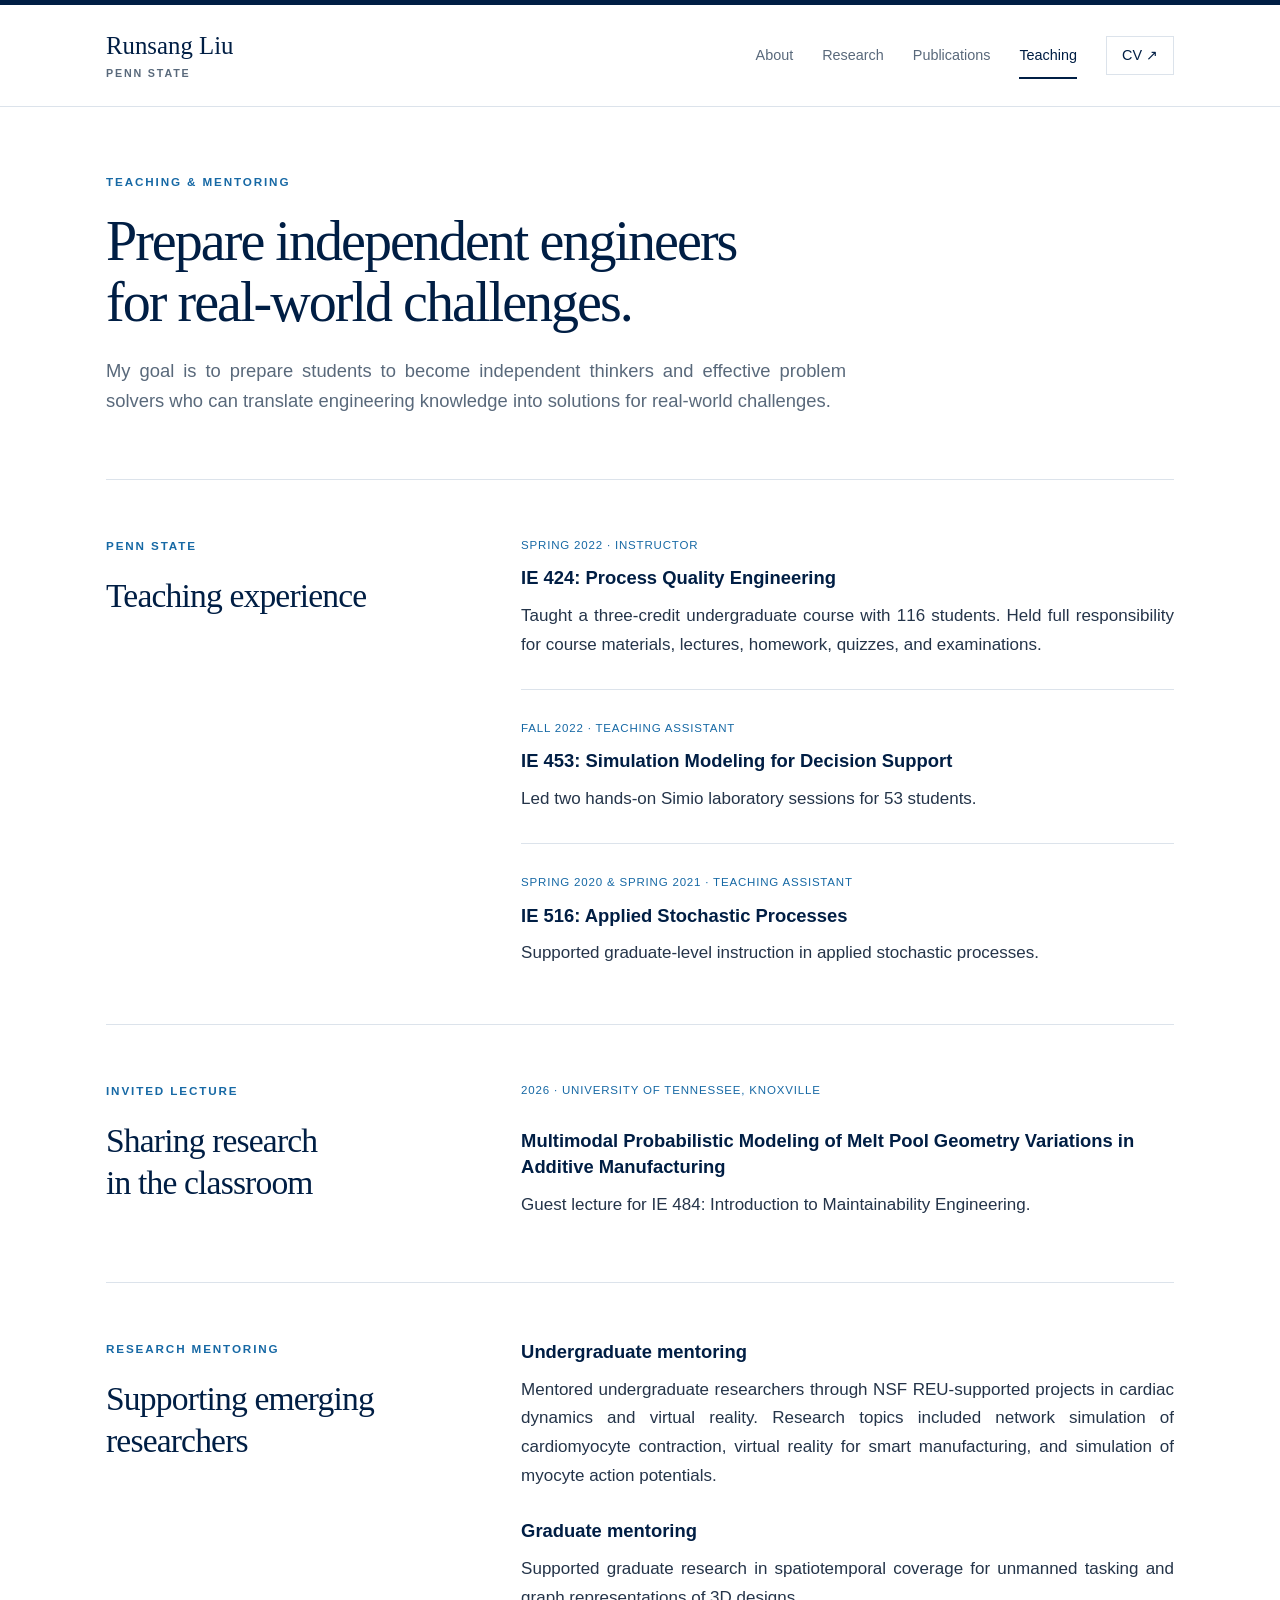
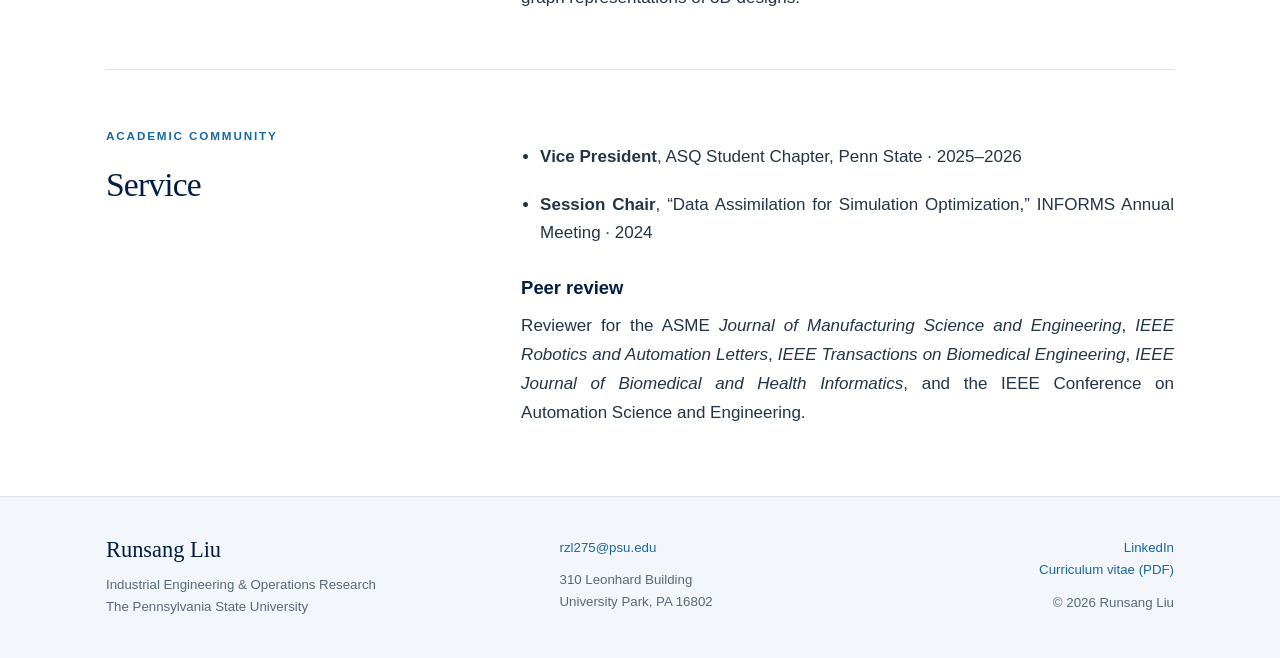
<file: teaching.html>
<!doctype html>
<html lang="en"><head><meta charset="utf-8"><meta name="viewport" content="width=device-width,initial-scale=1"><meta name="description" content="Teaching, mentoring, and academic service by Runsang Liu at Penn State."><meta name="theme-color" content="#001e44"><title>Teaching & Mentoring | Runsang Liu</title><link rel="canonical" href="https://runsangliu.github.io/teaching.html"><link rel="icon" type="image/svg+xml" href="data:image/svg+xml,%3Csvg xmlns='http://www.w3.org/2000/svg' viewBox='0 0 64 64'%3E%3Crect width='64' height='64' rx='10' fill='%23001e44'/%3E%3Ctext x='32' y='43' text-anchor='middle' font-family='Georgia' font-size='34' fill='white'%3ERL%3C/text%3E%3C/svg%3E"><link rel="stylesheet" href="styles.css?v=89779562afa3"></head>
<body><a class="skip" href="#main">Skip to content</a><header class="site-header"><div class="container header-inner"><a class="wordmark" href="index.html">Runsang Liu<span>PENN STATE</span></a><nav aria-label="Main navigation"><a href="index.html">About</a><a href="research.html">Research</a><a href="publications.html">Publications</a><a href="teaching.html" aria-current="page">Teaching</a><a class="nav-cv" href="assets/Runsang_Liu_CV.pdf">CV <span aria-hidden="true">↗</span></a></nav></div></header><main id="main" class="container teaching-page"><section class="page-intro"><p class="eyebrow">TEACHING &amp; MENTORING</p><h1>Prepare independent engineers<br>for real-world challenges.</h1><p class="lead">My goal is to prepare students to become independent thinkers and effective problem solvers who can translate engineering knowledge into solutions for real-world challenges.</p></section>
<section class="split-section"><div><p class="eyebrow">PENN STATE</p><h2>Teaching experience</h2></div><div><article class="course"><span class="course-meta">SPRING 2022 · INSTRUCTOR</span><h3>IE 424: Process Quality Engineering</h3><p>Taught a three-credit undergraduate course with 116 students. Held full responsibility for course materials, lectures, homework, quizzes, and examinations.</p></article><article class="course"><span class="course-meta">FALL 2022 · TEACHING ASSISTANT</span><h3>IE 453: Simulation Modeling for Decision Support</h3><p>Led two hands-on Simio laboratory sessions for 53 students.</p></article><article class="course"><span class="course-meta">SPRING 2020 &amp; SPRING 2021 · TEACHING ASSISTANT</span><h3>IE 516: Applied Stochastic Processes</h3><p>Supported graduate-level instruction in applied stochastic processes.</p></article></div></section>
<section class="split-section"><div><p class="eyebrow">INVITED LECTURE</p><h2>Sharing research<br>in the classroom</h2></div><div class="prose"><span class="course-meta">2026 · UNIVERSITY OF TENNESSEE, KNOXVILLE</span><h3>Multimodal Probabilistic Modeling of Melt Pool Geometry Variations in Additive Manufacturing</h3><p>Guest lecture for IE 484: Introduction to Maintainability Engineering.</p></div></section>
<section class="split-section"><div><p class="eyebrow">RESEARCH MENTORING</p><h2>Supporting emerging<br>researchers</h2></div><div class="prose"><h3>Undergraduate mentoring</h3><p>Mentored undergraduate researchers through NSF REU-supported projects in cardiac dynamics and virtual reality. Research topics included network simulation of cardiomyocyte contraction, virtual reality for smart manufacturing, and simulation of myocyte action potentials.</p><h3>Graduate mentoring</h3><p>Supported graduate research in spatiotemporal coverage for unmanned tasking and graph representations of 3D designs.</p></div></section>
<section class="split-section"><div><p class="eyebrow">ACADEMIC COMMUNITY</p><h2>Service</h2></div><div class="prose"><ul class="detail-list"><li><strong>Vice President</strong>, ASQ Student Chapter, Penn State · 2025–2026</li><li><strong>Session Chair</strong>, “Data Assimilation for Simulation Optimization,” INFORMS Annual Meeting · 2024</li></ul><h3>Peer review</h3><p>Reviewer for the ASME <em>Journal of Manufacturing Science and Engineering</em>, <em>IEEE Robotics and Automation Letters</em>, <em>IEEE Transactions on Biomedical Engineering</em>, <em>IEEE Journal of Biomedical and Health Informatics</em>, and the IEEE Conference on Automation Science and Engineering.</p></div></section></main><footer><div class="container footer-inner"><div><a class="footer-name" href="index.html">Runsang Liu</a><p>Industrial Engineering &amp; Operations Research<br>The Pennsylvania State University</p></div><div><a href="mailto:rzl275@psu.edu">rzl275@psu.edu</a><p>310 Leonhard Building<br>University Park, PA 16802</p></div><div class="footer-meta"><a href="https://www.linkedin.com/in/runsangliu">LinkedIn</a><br><a href="assets/Runsang_Liu_CV.pdf">Curriculum vitae (PDF)</a><p>© 2026 Runsang Liu</p></div></div></footer></body></html>
</file>
<file: styles.css>
:root{--navy:#001e44;--blue:#1769a5;--ink:#243449;--muted:#59697b;--line:#dce3eb;--wash:#f3f6fa;--white:#fff}*{box-sizing:border-box}html{scroll-behavior:smooth;scroll-padding-top:28px}body{margin:0;background:var(--white);color:var(--ink);font-family:Arial,Helvetica,sans-serif;font-size:17px;line-height:1.7;-webkit-font-smoothing:antialiased}a{color:var(--blue);text-underline-offset:4px}a:hover{color:var(--navy)}a:focus-visible{outline:3px solid #377fb8;outline-offset:5px}h1,h2,h3,p{margin-top:0}h1,h2{font-family:Georgia,'Times New Roman',serif;font-weight:400;color:var(--navy)}h1{font-size:clamp(2.8rem,5.2vw,4.5rem);letter-spacing:-.035em;line-height:1.1;margin-bottom:22px}h2{font-size:2.1rem;line-height:1.25;letter-spacing:-.025em;margin-bottom:22px}h3{color:var(--navy);font-size:1.15rem;line-height:1.45;margin-bottom:10px}p{margin-bottom:20px}.container{max-width:1140px;margin:auto;padding:0 36px}.skip{position:absolute;left:16px;top:-90px;background:white;padding:12px;z-index:9}.skip:focus{top:12px}.site-header{border-top:5px solid var(--navy);border-bottom:1px solid var(--line)}.header-inner{min-height:101px;display:flex;align-items:center;justify-content:space-between;gap:24px}.wordmark{font-family:Georgia,serif;font-size:1.55rem;color:var(--navy);text-decoration:none;line-height:1.1}.wordmark span{display:block;margin-top:8px;font:600 .67rem Arial,sans-serif;letter-spacing:.17em;color:var(--muted)}nav{display:flex;align-items:center;gap:29px}nav a{font-size:.9rem;text-decoration:none;color:var(--muted);padding:9px 0}nav a[aria-current]{color:var(--navy);box-shadow:0 2px var(--navy)}nav .nav-cv{border:1px solid var(--line);padding:6px 15px;color:var(--navy)}.hero{display:grid;grid-template-columns:1fr 300px;gap:75px;align-items:center;padding:68px 0 65px}.eyebrow{font-size:.73rem;font-weight:700;letter-spacing:.16em;color:var(--blue);margin-bottom:19px}.hero h1{font-size:4.7rem;margin-bottom:18px}.role{font-size:1.1rem;line-height:1.6;color:var(--muted);margin-bottom:25px}.hero-summary{font-family:Georgia,serif;font-size:1.8rem;line-height:1.35;color:var(--navy);margin-bottom:29px}.hero-tagline{display:block;margin-top:14px;font-family:Arial,Helvetica,sans-serif;font-size:.95rem;font-weight:400;line-height:1.6;letter-spacing:.04em;color:var(--muted)}.profile-links{display:flex;gap:25px;align-items:center;font-size:.9rem}.profile-links>a:not(.button){text-decoration:none}.button{display:inline-flex;gap:22px;align-items:center;background:var(--navy);color:white;padding:10px 18px;text-decoration:none;font-size:.9rem}.button:hover{color:white;background:var(--blue)}.portrait{margin:0;position:relative}.portrait img{display:block;width:100%;height:316px;object-fit:cover;object-position:50% 38%;border-radius:2px}.portrait:before{content:'';position:absolute;top:-12px;right:-12px;bottom:37px;width:50%;border-top:1px solid #a8b8cc;border-right:1px solid #a8b8cc;z-index:-1}.portrait figcaption{font-size:.77rem;color:var(--muted);margin-top:12px;text-align:right}.split-section{display:grid;grid-template-columns:34% 1fr;gap:52px;border-top:1px solid var(--line);padding:56px 0}.about h2{font-size:1.95rem}.prose p:last-child{margin-bottom:0}.prose strong{font-weight:600}.text-link{font-size:.9rem;font-weight:600;text-decoration:none;display:inline-block}.text-link span{margin-left:9px}.section{padding:55px 0;border-top:1px solid var(--line)}.section-heading{display:flex;align-items:center;justify-content:space-between;gap:20px;margin-bottom:30px}.section-heading h2{margin-bottom:0}.section-heading .eyebrow{margin-bottom:10px}.research-grid{display:grid;grid-template-columns:repeat(3,1fr);gap:30px}.research-grid article{border-top:3px solid var(--navy);padding-top:22px}.index{font-family:Georgia,serif;font-size:1.2rem;color:#7187a2;display:block;margin-bottom:15px}.research-grid h3{font-family:Georgia,serif;font-weight:400;font-size:1.45rem;line-height:1.35}.research-grid h3 a{color:var(--navy);text-decoration:none}.research-grid h3 a:hover{text-decoration:underline}.research-grid p{font-size:.95rem;color:var(--muted);margin-bottom:0}.publications{list-style:none;margin:0;padding:0}.publication{display:grid;grid-template-columns:58px 1fr;gap:22px;border-bottom:1px solid var(--line);padding:25px 0}.publication:first-child{padding-top:0}.publication:last-child{border-bottom:0;padding-bottom:0}.pub-year{font-size:.86rem;color:var(--muted);padding-top:2px;font-variant-numeric:tabular-nums}.publication h3{font-size:1.08rem;margin-bottom:5px}.publication h3 a{color:var(--navy);text-decoration:none}.publication h3 a:hover{text-decoration:underline}.publication p{font-size:.9rem;margin-bottom:3px}.authors{color:var(--muted)}.venue{color:var(--muted)}.publication .recognition{font-size:.8rem;color:#715121;margin-top:7px}.doi{font-size:.78rem;overflow-wrap:anywhere}.news-list{padding:0;list-style:none;margin:0}.news-list li{display:grid;grid-template-columns:91px 1fr;gap:20px;margin-bottom:22px}.news-list li:last-child{margin:0}.news-list time{font-size:.83rem;color:var(--muted);padding-top:3px}.news-list p{margin:0;font-size:.95rem}.education-row{margin-bottom:27px}.education-row:last-child{margin:0}.education-row>span{font-size:.8rem;color:var(--blue)}.education-row h3{font-size:1rem;margin:5px 0}.education-row p{font-size:.9rem;margin:0;color:var(--muted)}footer{background:var(--wash);border-top:1px solid var(--line);margin-top:12px;padding:40px 0}.footer-inner{display:grid;grid-template-columns:1.3fr 1fr .8fr;gap:35px;font-size:.83rem}.footer-name{font:1.4rem Georgia,serif;text-decoration:none;color:var(--navy)}footer p{color:var(--muted);margin:10px 0 0;line-height:1.65}footer a{text-decoration:none}.footer-meta{text-align:right}.page-intro{padding:65px 0 42px;max-width:870px}.page-intro h1{font-size:3.5rem}.lead{font-size:1.15rem;line-height:1.65;color:var(--muted);max-width:740px;margin-bottom:20px}.section-nav{border-top:1px solid var(--line);padding:15px 0;gap:35px;flex-wrap:wrap}.section-nav a{color:var(--blue);font-size:.88rem}.research-detail{padding:55px 0}.research-detail h2{font-size:1.85rem}.topic-label{font-size:.72rem;letter-spacing:.08em;color:var(--muted);line-height:1.8}.prose h3{margin-top:27px}.prose>h3:first-child{margin-top:0}.funding{font-size:.85rem;background:var(--wash);border-left:2px solid #9fb3cc;padding:15px 18px;margin-top:24px}.related{border-top:1px solid var(--line);padding-top:20px;margin-top:26px}.related>span{font-size:.73rem;text-transform:uppercase;font-weight:700;letter-spacing:.09em;color:var(--muted);display:block;margin-bottom:9px}.related a{display:block;font-size:.86rem;margin-bottom:9px;text-decoration:none}.related p{font-size:.9rem;margin-bottom:10px}.count{font:1.9rem Georgia,serif;color:#73839a}.course{margin-bottom:29px;padding-bottom:29px;border-bottom:1px solid var(--line)}.course:last-child{margin:0;padding:0;border:0}.course-meta{font-size:.72rem;letter-spacing:.07em;color:var(--blue);display:block;margin-bottom:10px}.course p{margin-bottom:0}.detail-list{padding-left:19px}.detail-list li{margin-bottom:19px}section[id]{scroll-margin-top:25px}@media(max-width:850px){.hero{gap:35px;grid-template-columns:1fr 245px}.hero h1{font-size:3.8rem}.portrait img{height:280px}.split-section{gap:30px;grid-template-columns:31% 1fr}.research-grid{gap:23px}.research-grid h3{font-size:1.3rem}.header-inner{gap:20px}nav{gap:19px}}@media(max-width:640px){body{font-size:16px}.container{padding:0 23px}.header-inner{padding-top:22px;padding-bottom:15px;flex-direction:column;align-items:flex-start;gap:14px}.wordmark span{display:inline-block;margin-left:14px;font-size:.62rem}nav{width:100%;gap:0;justify-content:space-between;flex-wrap:wrap}nav a{font-size:.83rem}.hero{padding:40px 0;grid-template-columns:1fr;gap:32px}.hero h1{font-size:3.5rem}.hero-summary{font-size:1.4rem}.portrait{width:min(100%,290px)}.portrait img{height:285px}.portrait figcaption{text-align:left}.profile-links{gap:20px;flex-wrap:wrap}.split-section{grid-template-columns:1fr;gap:20px;padding:37px 0}.split-section h2{margin-bottom:0}h2{font-size:1.8rem}.section{padding:37px 0}.section-heading{align-items:flex-start;flex-direction:column;gap:15px}.research-grid{grid-template-columns:1fr;gap:25px}.research-grid h3 br{display:none}.research-grid article{padding-top:15px}.index{margin-bottom:9px}.publication{grid-template-columns:40px 1fr;gap:13px}.pub-year{font-size:.78rem}.news-list li{grid-template-columns:76px 1fr;gap:13px}.footer-inner{grid-template-columns:1fr;gap:23px}.footer-meta{text-align:left}.page-intro{padding:42px 0 30px}.page-intro h1{font-size:2.65rem}.lead{font-size:1.05rem}.section-nav{justify-content:flex-start;gap:7px 24px}.count{display:none}.topic-label{margin-top:17px}.prose h3{margin-top:23px}}@media(prefers-reduced-motion:reduce){html{scroll-behavior:auto}}@media print{header,footer,.profile-links,.section-nav,.skip{display:none}.container{max-width:none;padding:0}body{font-size:11pt}h1{font-size:28pt!important}h2{font-size:20pt!important}.hero,.section,.split-section{padding:20px 0}.publication{break-inside:avoid}a{color:inherit;text-decoration:none}}

.related-entry{margin-bottom:9px;font-size:.86rem;line-height:1.7}.related .related-entry>a{display:inline;margin:0;font-size:inherit}.related .research-recognition{display:inline;margin-left:.5em;padding:0;border:0;background:none;color:#b42318;font-size:inherit;font-weight:400;line-height:inherit}

.research-detail .prose>p:not(.funding){text-align:justify;hyphens:auto}

.teaching-page p:not(.eyebrow),.teaching-page .detail-list li{text-align:justify;hyphens:auto}

/* Graphical abstracts on the homepage */
.selected-publications .publication{grid-template-columns:58px minmax(0,1fr) minmax(0,35%);gap:24px;align-items:start;padding:30px 0}
.selected-publications .publication:first-child{padding-top:0}
.selected-publications .publication>div{min-width:0}
.graphical-abstract{display:block;align-self:center;min-width:0;text-decoration:none}
.graphical-abstract img{display:block;width:100%;height:auto;max-height:240px;object-fit:contain}
.graphical-abstract span{display:block;margin-top:10px;font-size:.75rem;text-align:right;color:var(--muted)}
.graphical-abstract:hover span{color:var(--blue);text-decoration:underline}
@media(max-width:760px){.selected-publications .publication{grid-template-columns:40px minmax(0,1fr);gap:13px}.selected-publications .graphical-abstract{grid-column:2;width:100%;max-width:420px;margin-top:10px}.graphical-abstract span{text-align:left}}

.paper-video{margin-top:8px;font-size:.8rem;line-height:1.5}.paper-video>a,.related .paper-video>a{display:inline;font-size:inherit;margin:0;text-decoration:none}.paper-video>a:hover{text-decoration:underline}.related>.paper-video{margin-top:-3px;margin-bottom:12px}

.selected-publications .paper-demo{margin-top:9px;font-size:.8rem;line-height:1.5}.selected-publications .paper-demo>a{display:inline-flex;align-items:flex-start;gap:7px;color:#b54708;font-weight:600;text-decoration:none}.selected-publications .paper-demo>a:hover{color:#8f3204;text-decoration:underline}.paper-demo .demo-icon{flex:0 0 18px;margin-top:1px}
</file>
